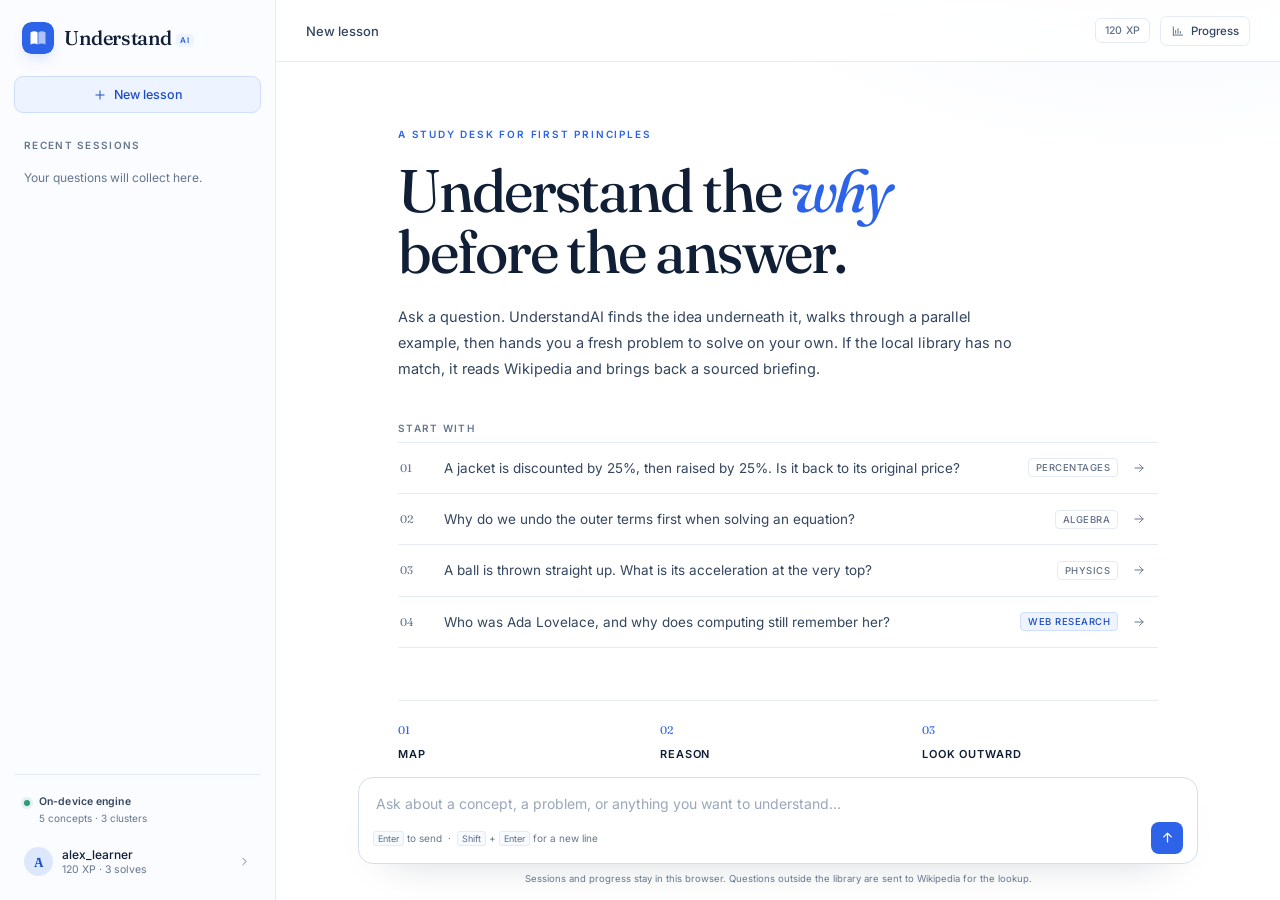
<file: index.html>
<!DOCTYPE html>
<html lang="en">
<head>
  <meta charset="UTF-8">
  <meta name="viewport" content="width=device-width, initial-scale=1.0">
  <title>UnderstandAI — learn the why</title>
  <meta name="description" content="A quiet study desk for first principles. Ask a question, learn the concept, solve a fresh problem, and get a sourced briefing when the local library has no answer.">
  <meta name="theme-color" content="#ffffff">
  <meta property="og:title" content="UnderstandAI — learn the why">
  <meta property="og:description" content="A quiet study desk for first principles. Local concept mapping, reasoning diagnostics, and sourced answers from Wikipedia when needed.">
  <meta property="og:type" content="website">
  <link rel="icon" href="assets/favicon.svg" type="image/svg+xml">
  <link rel="preconnect" href="https://fonts.googleapis.com">
  <link rel="preconnect" href="https://fonts.gstatic.com" crossorigin>
  <link href="https://fonts.googleapis.com/css2?family=Fraunces:ital,opsz,wght@0,9..144,400;0,9..144,500;0,9..144,600;1,9..144,500&family=Inter:wght@300;400;500;600&display=swap" rel="stylesheet">
  <link rel="stylesheet" href="css/style.css">
</head>
<body>
  <svg class="svg-sprite" aria-hidden="true" focusable="false">
    <symbol id="i-plus" viewBox="0 0 24 24"><path d="M12 5v14M5 12h14"/></symbol>
    <symbol id="i-arrow-up-right" viewBox="0 0 24 24"><path d="M7 17 17 7M8 7h9v9"/></symbol>
    <symbol id="i-arrow-right" viewBox="0 0 24 24"><path d="M5 12h14M13 6l6 6-6 6"/></symbol>
    <symbol id="i-send" viewBox="0 0 24 24"><path d="M12 19V5M6 11l6-6 6 6"/></symbol>
    <symbol id="i-chart" viewBox="0 0 24 24"><path d="M4 19V5M4 19h16M8 16v-5M12 16V8M16 16v-3"/></symbol>
    <symbol id="i-menu" viewBox="0 0 24 24"><path d="M4 7h16M4 12h16M4 17h16"/></symbol>
    <symbol id="i-close" viewBox="0 0 24 24"><path d="m6 6 12 12M18 6 6 18"/></symbol>
    <symbol id="i-book" viewBox="0 0 24 24"><path d="M4 5.5A2.5 2.5 0 0 1 6.5 3H20v16H6.5A2.5 2.5 0 0 0 4 21.5v-16ZM4 18.5A2.5 2.5 0 0 1 6.5 16H20"/></symbol>
    <symbol id="i-globe" viewBox="0 0 24 24"><circle cx="12" cy="12" r="9"/><path d="M3 12h18M12 3c2.5 2.5 3.5 5.5 3.5 9s-1 6.5-3.5 9c-2.5-2.5-3.5-5.5-3.5-9S9.5 5.5 12 3Z"/></symbol>
    <symbol id="i-check" viewBox="0 0 24 24"><path d="m5 12.5 4.5 4.5L19 7"/></symbol>
    <symbol id="i-alert" viewBox="0 0 24 24"><path d="M12 8v5M12 17h.01"/><circle cx="12" cy="12" r="9"/></symbol>
    <symbol id="i-chevron" viewBox="0 0 24 24"><path d="m9 18 6-6-6-6"/></symbol>
    <symbol id="i-search" viewBox="0 0 24 24"><circle cx="11" cy="11" r="6"/><path d="m16 16 4.5 4.5"/></symbol>
    <symbol id="i-refresh" viewBox="0 0 24 24"><path d="M20 12a8 8 0 1 1-2.4-5.7M20 4v5h-5"/></symbol>
  </svg>

  <div class="app-shell">
    <aside class="sidebar" id="sidebar" aria-label="Sessions and account">
      <div class="sidebar-head">
        <a class="brand" href="#" id="brandHome" aria-label="UnderstandAI home">
          <svg class="brand-mark" viewBox="0 0 32 32" aria-hidden="true">
            <rect width="32" height="32" rx="9" fill="#2C63E8"/>
            <path d="M8.5 10.4c2.8-1.5 5.2-1.5 7.1 0v12.1c-1.9-1.5-4.3-1.5-7.1 0V10.4Z" fill="#fff"/>
            <path d="M23.5 10.4c-2.8-1.5-5.2-1.5-7.1 0v12.1c1.9-1.5 4.3-1.5 7.1 0V10.4Z" fill="#fff" opacity=".62"/>
          </svg>
          <span class="brand-word">Understand<span>AI</span></span>
        </a>
        <button class="icon-button sidebar-close" id="closeSidebarBtn" aria-label="Close sidebar">
          <svg class="icon"><use href="#i-close"></use></svg>
        </button>
      </div>

      <button class="new-session-button" id="newSessionBtn">
        <svg class="icon"><use href="#i-plus"></use></svg>
        <span>New lesson</span>
      </button>

      <div class="sidebar-section-label">Recent sessions</div>
      <nav class="session-list" id="sessionList" aria-label="Recent learning sessions">
        <p class="session-empty">Your questions will collect here.</p>
      </nav>

      <div class="sidebar-foot">
        <div class="engine-note">
          <span class="status-dot" aria-hidden="true"></span>
          <p><strong>On-device engine</strong><span id="engineCount">5 concepts · 3 clusters</span></p>
        </div>
        <button class="profile-button" id="profileBtn" aria-label="Account and sign in">
          <span class="avatar" id="userAvatar">A</span>
          <span class="profile-copy">
            <span class="profile-name" id="userDisplayName">alex_learner</span>
            <span class="profile-meta" id="userMeta">120 XP · 3 solves</span>
          </span>
          <svg class="icon profile-chevron"><use href="#i-chevron"></use></svg>
        </button>
      </div>
    </aside>
    <button class="sidebar-scrim" id="sidebarScrim" aria-label="Close sidebar" tabindex="-1"></button>

    <main class="main-column">
      <header class="topbar">
        <div class="topbar-left">
          <button class="icon-button menu-button" id="menuBtn" aria-label="Open sidebar">
            <svg class="icon"><use href="#i-menu"></use></svg>
          </button>
          <div class="topic">
            <span class="topic-text" id="activeTopic">New lesson</span>
            <span class="topic-chip" id="conceptChip" hidden><span id="conceptChipText"></span></span>
          </div>
        </div>
        <div class="topbar-right">
          <span class="xp-badge" id="xpBadge">0 XP</span>
          <button class="quiet-button" id="analyticsBtn">
            <svg class="icon"><use href="#i-chart"></use></svg>
            <span>Progress</span>
          </button>
        </div>
      </header>

      <div class="scroll-area" id="scrollArea">
        <section class="welcome" id="welcome">
          <p class="eyebrow">A study desk for first principles</p>
          <h1>Understand the <em>why</em><br>before the answer.</h1>
          <p class="lede">
            Ask a question. UnderstandAI finds the idea underneath it, walks through a parallel
            example, then hands you a fresh problem to solve on your own. If the local library
            has no match, it reads Wikipedia and brings back a sourced briefing.
          </p>

          <div class="prompt-block">
            <div class="prompt-label">Start with</div>
            <div class="prompt-list">
              <button class="prompt-row" data-question="A jacket is discounted by 25% and later increased by 25%. Does the price return to the original?">
                <span class="prompt-index">01</span>
                <span class="prompt-text">A jacket is discounted by 25%, then raised by 25%. Is it back to its original price?</span>
                <span class="prompt-tag">Percentages</span>
                <svg class="icon prompt-arrow"><use href="#i-arrow-right"></use></svg>
              </button>
              <button class="prompt-row" data-question="How do I solve the algebraic equation 3(x - 4) + 5 = 20?">
                <span class="prompt-index">02</span>
                <span class="prompt-text">Why do we undo the outer terms first when solving an equation?</span>
                <span class="prompt-tag">Algebra</span>
                <svg class="icon prompt-arrow"><use href="#i-arrow-right"></use></svg>
              </button>
              <button class="prompt-row" data-question="A ball is thrown straight up. What is its acceleration at the highest point of its flight?">
                <span class="prompt-index">03</span>
                <span class="prompt-text">A ball is thrown straight up. What is its acceleration at the very top?</span>
                <span class="prompt-tag">Physics</span>
                <svg class="icon prompt-arrow"><use href="#i-arrow-right"></use></svg>
              </button>
              <button class="prompt-row" data-question="Who was Ada Lovelace and why is she important in computing?" data-research="true">
                <span class="prompt-index">04</span>
                <span class="prompt-text">Who was Ada Lovelace, and why does computing still remember her?</span>
                <span class="prompt-tag prompt-tag-research">Web research</span>
                <svg class="icon prompt-arrow"><use href="#i-arrow-right"></use></svg>
              </button>
            </div>
          </div>

          <div class="how-strip">
            <div class="how-item">
              <span class="how-number">01</span>
              <h3>Map</h3>
              <p>TF-IDF vectors and k-means place your question near the right concept. Everything runs in this tab.</p>
            </div>
            <div class="how-item">
              <span class="how-number">02</span>
              <h3>Reason</h3>
              <p>A mental model and worked example come first. Then you solve a new variation and get the exact error diagnosed.</p>
            </div>
            <div class="how-item">
              <span class="how-number">03</span>
              <h3>Look outward</h3>
              <p>No close concept? The researcher reads Wikipedia, cites the article, and offers a Google search for more.</p>
            </div>
          </div>
        </section>

        <div class="messages" id="messages" aria-live="polite"></div>
        <div class="scroll-tail" aria-hidden="true"></div>
      </div>

      <div class="composer-wrap">
        <form class="composer" id="askForm">
          <textarea
            id="askInput"
            class="composer-input"
            rows="1"
            placeholder="Ask about a concept, a problem, or anything you want to understand…"
            aria-label="Ask a question"
          ></textarea>
          <div class="composer-bar">
            <span class="composer-hint"><kbd>Enter</kbd> to send <span class="hint-sep">·</span> <kbd>Shift</kbd> + <kbd>Enter</kbd> for a new line</span>
            <button class="send-button" type="submit" id="sendBtn" aria-label="Send question">
              <svg class="icon"><use href="#i-send"></use></svg>
            </button>
          </div>
        </form>
        <p class="local-note">Sessions and progress stay in this browser. Questions outside the library are sent to Wikipedia for the lookup.</p>
      </div>
    </main>
  </div>

  <!-- Auth / account modal -->
  <div class="modal" id="authModal" aria-hidden="true">
    <div class="modal-backdrop" data-close-modal="authModal"></div>
    <div class="modal-card auth-card" role="dialog" aria-modal="true" aria-labelledby="authTitle">
      <button class="modal-close" id="authClose" aria-label="Close account dialog">
        <svg class="icon"><use href="#i-close"></use></svg>
      </button>
      <p class="modal-eyebrow">Your account</p>
      <h2 class="modal-title" id="authTitle">Pick up where you left off.</h2>
      <p class="modal-sub">Accounts and progress are stored locally in this browser. This is a study demo, not a password service.</p>

      <div class="account-panel" id="accountPanel" hidden>
        <div class="account-line">
          <span class="avatar avatar-large" id="accountAvatar">A</span>
          <span>
            <strong id="accountName">alex_learner</strong>
            <span id="accountEmail">alex@understand.ai</span>
          </span>
        </div>
        <button class="text-button" id="signOutBtn" type="button">Return to the demo account</button>
      </div>

      <div class="auth-tabs" role="tablist" aria-label="Account options">
        <button class="auth-tab is-active" id="loginTab" type="button" role="tab" aria-selected="true">Sign in</button>
        <button class="auth-tab" id="signupTab" type="button" role="tab" aria-selected="false">Create account</button>
      </div>

      <form class="auth-form" id="loginForm">
        <label class="field">
          <span class="field-label">Username or email</span>
          <input class="field-input" id="loginIdentifier" type="text" autocomplete="username" placeholder="alex_learner" required>
        </label>
        <label class="field">
          <span class="field-label">Password</span>
          <input class="field-input" id="loginPassword" type="password" autocomplete="current-password" placeholder="Your password" required>
        </label>
        <button class="primary-button" type="submit">Sign in</button>
      </form>

      <form class="auth-form" id="signupForm" hidden>
        <label class="field">
          <span class="field-label">Username</span>
          <input class="field-input" id="signupUsername" type="text" autocomplete="username" placeholder="At least 3 characters" minlength="3" required>
        </label>
        <label class="field">
          <span class="field-label">Email</span>
          <input class="field-input" id="signupEmail" type="email" autocomplete="email" placeholder="you@example.com" required>
        </label>
        <label class="field">
          <span class="field-label">Password</span>
          <input class="field-input" id="signupPassword" type="password" autocomplete="new-password" placeholder="At least 6 characters" minlength="6" required>
        </label>
        <button class="primary-button" type="submit">Create local account</button>
      </form>

      <p class="form-message" id="authMessage" role="status"></p>

      <div class="demo-row">
        <span>Just looking around?</span>
        <button class="text-button" id="demoFillBtn" type="button">Use the demo account</button>
      </div>
    </div>
  </div>

  <!-- Progress modal -->
  <div class="modal" id="progressModal" aria-hidden="true">
    <div class="modal-backdrop" data-close-modal="progressModal"></div>
    <div class="modal-card progress-card" role="dialog" aria-modal="true" aria-labelledby="progressTitle">
      <button class="modal-close" id="progressClose" aria-label="Close progress dialog">
        <svg class="icon"><use href="#i-close"></use></svg>
      </button>
      <p class="modal-eyebrow">Learning ledger</p>
      <h2 class="modal-title" id="progressTitle">What you can do on your own.</h2>
      <p class="modal-sub">The score that matters is independent solving, not how many explanations you read.</p>

      <div class="stat-grid">
        <div class="stat">
          <span class="stat-value" id="statXp">0</span>
          <span class="stat-label">Mastery XP</span>
        </div>
        <div class="stat">
          <span class="stat-value" id="statSolves">0</span>
          <span class="stat-label">Independent solves</span>
        </div>
        <div class="stat">
          <span class="stat-value" id="statRate">—</span>
          <span class="stat-label">Solve rate</span>
        </div>
        <div class="stat">
          <span class="stat-value" id="statStreak">0</span>
          <span class="stat-label">Current streak</span>
        </div>
      </div>

      <div class="modal-section-head">
        <h3>Concept mastery</h3>
        <span id="masteryCaption">No attempts yet</span>
      </div>
      <div class="mastery-list" id="masteryList"></div>

      <div class="research-summary">
        <svg class="icon"><use href="#i-globe"></use></svg>
        <p id="researchSummary">No Wikipedia briefings yet. Questions outside the five-concept library will appear here.</p>
      </div>
      <p class="modal-footnote">Mastery moves by 15 points for an independent solve and 5 points for a diagnosed gap. Everything is stored locally.</p>
    </div>
  </div>

  <div class="toast" id="toast" role="status" aria-live="polite" hidden>
    <span id="toastText"></span>
    <button class="toast-action" id="toastAction" type="button" hidden>Undo</button>
  </div>

  <script src="js/data.js" defer></script>
  <script src="js/engine.js" defer></script>
  <script src="js/app.js" defer></script>
</body>
</html>
</file>
<file: css/style.css>
/* ==========================================================================
   UnderstandAI — static edition
   White paper, ink, and a single lucid blue. No build step.
   ========================================================================== */

:root {
  --paper: #ffffff;
  --paper-soft: #f7fafe;
  --paper-wash: #f2f6fd;
  --sidebar: #fbfcff;
  --ink: #101f36;
  --ink-soft: #34465f;
  --muted: #5f7089;
  --muted-light: #66768e;
  --line: #e5ebf4;
  --line-strong: #d5dfec;
  --blue: #2c63e8;
  --blue-deep: #1d4dc5;
  --blue-ink: #17408f;
  --blue-soft: #edf3ff;
  --blue-line: #cfdefb;
  --teal: #1d7a62;
  --teal-soft: #f1faf6;
  --teal-line: #cfe9dc;
  --clay: #a84b2c;
  --clay-soft: #fdf7f2;
  --clay-line: #f0d9ca;
  --amber: #986c18;
  --serif: "Fraunces", "Iowan Old Style", "Palatino Linotype", Georgia, serif;
  --sans: "Inter", -apple-system, BlinkMacSystemFont, "Segoe UI", sans-serif;
  --mono: "SFMono-Regular", "Cascadia Code", "Roboto Mono", Consolas, monospace;
  --shadow-card: 0 22px 50px -42px rgba(16, 31, 54, .42);
  --shadow-composer: 0 18px 45px -32px rgba(16, 31, 54, .38);
  color-scheme: light;
}

*, *::before, *::after { box-sizing: border-box; }

[hidden] { display: none !important; }

html, body { height: 100%; }

body {
  margin: 0;
  font-family: var(--sans);
  font-size: 14px;
  color: var(--ink);
  background: var(--paper);
  -webkit-font-smoothing: antialiased;
  text-rendering: optimizeLegibility;
  overflow: hidden;
}

button, input, textarea { font: inherit; color: inherit; }
button { cursor: pointer; }
a { color: var(--blue); text-decoration: none; }
a:hover { text-decoration: underline; text-underline-offset: 3px; }

::selection { background: #dbe7ff; color: var(--ink); }

:focus-visible {
  outline: 2px solid var(--blue);
  outline-offset: 2px;
}

.svg-sprite {
  position: absolute;
  width: 0;
  height: 0;
  overflow: hidden;
}

.icon {
  width: 17px;
  height: 17px;
  flex: none;
  fill: none;
  stroke: currentColor;
  stroke-width: 1.7;
  stroke-linecap: round;
  stroke-linejoin: round;
}

/* ==========================================================================
   Frame
   ========================================================================== */
.app-shell {
  display: flex;
  height: 100vh;
  height: 100dvh;
  min-height: 0;
}

.sidebar {
  width: 276px;
  flex: none;
  display: flex;
  flex-direction: column;
  min-height: 0;
  padding: 22px 14px 14px;
  background: var(--sidebar);
  border-right: 1px solid var(--line);
  z-index: 40;
}

.sidebar-head {
  display: flex;
  align-items: center;
  justify-content: space-between;
  padding: 0 8px;
}

.brand {
  display: inline-flex;
  align-items: center;
  gap: 10px;
  color: var(--ink);
}
.brand:hover { text-decoration: none; }

.brand-mark {
  width: 32px;
  height: 32px;
  flex: none;
  border-radius: 9px;
  box-shadow: 0 7px 18px -10px rgba(44, 99, 232, .8);
}

.brand-word {
  font-family: var(--serif);
  font-size: 20px;
  font-weight: 500;
  letter-spacing: -.02em;
  line-height: 1;
}
.brand-word span {
  display: inline-block;
  margin-left: 4px;
  padding: 2px 4px 3px;
  border-radius: 4px;
  font-family: var(--sans);
  font-size: 8px;
  font-weight: 600;
  letter-spacing: .13em;
  color: var(--blue);
  vertical-align: 2px;
  background: var(--blue-soft);
}

.icon-button {
  display: inline-flex;
  align-items: center;
  justify-content: center;
  width: 32px;
  height: 32px;
  padding: 0;
  border: 0;
  border-radius: 7px;
  color: var(--muted);
  background: transparent;
}
.icon-button:hover { color: var(--ink); background: var(--paper-wash); }

.sidebar-close, .menu-button { display: none; }

.new-session-button {
  display: flex;
  align-items: center;
  justify-content: center;
  gap: 7px;
  width: 100%;
  margin: 22px 0 26px;
  padding: 10px 12px;
  border: 1px solid var(--blue-line);
  border-radius: 9px;
  font-size: 12.5px;
  font-weight: 500;
  color: var(--blue-deep);
  background: var(--blue-soft);
  transition: background .16s ease, border-color .16s ease, transform .16s ease;
}
.new-session-button .icon { width: 14px; height: 14px; }
.new-session-button:hover {
  background: #e3edff;
  border-color: #bacff9;
}
.new-session-button:active { transform: translateY(1px); }

.sidebar-section-label {
  padding: 0 10px 8px;
  font-size: 10px;
  font-weight: 600;
  letter-spacing: .13em;
  text-transform: uppercase;
  color: var(--muted-light);
}

.session-list {
  flex: 1;
  min-height: 0;
  overflow-y: auto;
  padding: 0 2px 12px;
  scrollbar-width: thin;
  scrollbar-color: #dbe4f1 transparent;
}

.session-empty {
  margin: 10px 8px;
  font-size: 12px;
  line-height: 1.55;
  color: var(--muted-light);
}

.session {
  display: grid;
  grid-template-columns: minmax(0, 1fr) auto;
  align-items: center;
  gap: 6px;
  margin-bottom: 2px;
  padding: 8px 8px 8px 10px;
  border-radius: 7px;
  cursor: pointer;
  transition: background .15s ease;
}
.session:hover { background: #f1f5fc; }
.session.is-active {
  background: var(--blue-soft);
  box-shadow: inset 2px 0 0 var(--blue);
}

.session-open {
  display: block;
  min-width: 0;
  width: 100%;
  padding: 0;
  border: 0;
  text-align: left;
  color: inherit;
  background: transparent;
}

.session-open:focus-visible {
  outline: 2px solid var(--blue);
  outline-offset: 3px;
  border-radius: 3px;
}

.session-copy { min-width: 0; }

.session-title {
  display: block;
  overflow: hidden;
  font-size: 12.5px;
  font-weight: 500;
  line-height: 1.4;
  color: var(--ink-soft);
  text-overflow: ellipsis;
  white-space: nowrap;
}
.session.is-active .session-title { color: var(--blue-ink); }

.session-meta {
  display: block;
  margin-top: 2px;
  overflow: hidden;
  font-size: 10.5px;
  color: var(--muted-light);
  text-overflow: ellipsis;
  white-space: nowrap;
}

.session-delete {
  width: 22px;
  height: 22px;
  display: flex;
  align-items: center;
  justify-content: center;
  padding: 0;
  border: 0;
  border-radius: 5px;
  color: var(--muted-light);
  background: transparent;
  opacity: 0;
  transition: opacity .15s ease, background .15s ease, color .15s ease;
}
.session-delete .icon { width: 12px; height: 12px; }
.session:hover .session-delete, .session-delete:focus-visible { opacity: 1; }
.session-delete:hover { color: var(--clay); background: #fbeae3; }

.sidebar-foot {
  flex: none;
  padding-top: 12px;
  border-top: 1px solid var(--line);
}

.engine-note {
  display: flex;
  align-items: flex-start;
  gap: 9px;
  padding: 8px 10px 12px;
}
.status-dot {
  width: 6px;
  height: 6px;
  margin-top: 5px;
  flex: none;
  border-radius: 50%;
  background: #2c9a78;
  box-shadow: 0 0 0 3px rgba(44, 154, 120, .12);
}
.engine-note p { margin: 0; line-height: 1.35; }
.engine-note strong {
  display: block;
  font-size: 10.5px;
  font-weight: 600;
  letter-spacing: .01em;
  color: var(--ink-soft);
}
.engine-note span:not(.status-dot) {
  display: block;
  margin-top: 2px;
  font-size: 10px;
  color: var(--muted-light);
}

.profile-button {
  display: flex;
  align-items: center;
  gap: 9px;
  width: 100%;
  padding: 9px 9px;
  border: 1px solid transparent;
  border-radius: 9px;
  text-align: left;
  background: transparent;
}
.profile-button:hover { border-color: var(--line); background: var(--paper); }

.avatar {
  width: 29px;
  height: 29px;
  flex: none;
  display: inline-flex;
  align-items: center;
  justify-content: center;
  border-radius: 50%;
  font-family: var(--serif);
  font-size: 13px;
  font-weight: 600;
  color: var(--blue-deep);
  background: #dde8fd;
}
.avatar-large { width: 38px; height: 38px; font-size: 16px; }

.profile-copy { min-width: 0; flex: 1; }
.profile-name {
  display: block;
  overflow: hidden;
  font-size: 12px;
  font-weight: 500;
  color: var(--ink);
  text-overflow: ellipsis;
  white-space: nowrap;
}
.profile-meta {
  display: block;
  margin-top: 1px;
  font-size: 10.5px;
  color: var(--muted-light);
}
.profile-chevron { width: 13px; height: 13px; color: var(--muted-light); }

.sidebar-scrim {
  display: none;
  position: fixed;
  inset: 0;
  z-index: 35;
  border: 0;
  background: rgba(16, 31, 54, .28);
  backdrop-filter: blur(2px);
}

/* ==========================================================================
   Main column
   ========================================================================== */
.main-column {
  flex: 1;
  min-width: 0;
  min-height: 0;
  display: flex;
  flex-direction: column;
  background:
    radial-gradient(760px 380px at 88% -8%, rgba(44, 99, 232, .055), transparent 62%),
    var(--paper);
}

.topbar {
  height: 62px;
  flex: none;
  display: flex;
  align-items: center;
  justify-content: space-between;
  gap: 16px;
  padding: 0 30px;
  border-bottom: 1px solid var(--line);
  background: rgba(255, 255, 255, .82);
  backdrop-filter: blur(10px);
  z-index: 20;
}

.topbar-left { display: flex; align-items: center; gap: 12px; min-width: 0; }
.topbar-right { display: flex; align-items: center; gap: 10px; flex: none; }

.topic { display: flex; align-items: center; gap: 10px; min-width: 0; }
.topic-text {
  overflow: hidden;
  font-size: 13px;
  font-weight: 500;
  color: var(--ink-soft);
  text-overflow: ellipsis;
  white-space: nowrap;
}
.topic-chip {
  display: inline-flex;
  align-items: center;
  max-width: 250px;
  padding: 4px 8px;
  overflow: hidden;
  border: 1px solid var(--blue-line);
  border-radius: 5px;
  font-size: 10px;
  font-weight: 500;
  letter-spacing: .02em;
  color: var(--blue-deep);
  background: var(--blue-soft);
  text-overflow: ellipsis;
  white-space: nowrap;
}

.xp-badge {
  padding: 5px 9px;
  border: 1px solid var(--line);
  border-radius: 6px;
  font-size: 10.5px;
  font-weight: 500;
  letter-spacing: .02em;
  color: var(--muted);
  background: var(--paper);
}

.quiet-button {
  display: inline-flex;
  align-items: center;
  gap: 6px;
  padding: 7px 10px;
  border: 1px solid var(--line);
  border-radius: 7px;
  font-size: 11.5px;
  font-weight: 500;
  color: var(--ink-soft);
  background: var(--paper);
  transition: border-color .15s ease, background .15s ease;
}
.quiet-button .icon { width: 14px; height: 14px; color: var(--muted); }
.quiet-button:hover { border-color: var(--line-strong); background: var(--paper-soft); }

/* ==========================================================================
   Scroll area and welcome
   ========================================================================== */
.scroll-area {
  flex: 1;
  min-height: 0;
  overflow-y: auto;
  overscroll-behavior: contain;
  scrollbar-width: thin;
  scrollbar-color: #dbe4f1 transparent;
  scroll-behavior: smooth;
}
.scroll-area::-webkit-scrollbar, .session-list::-webkit-scrollbar { width: 8px; }
.scroll-area::-webkit-scrollbar-thumb, .session-list::-webkit-scrollbar-thumb {
  border-radius: 8px;
  background: #e0e8f3;
}

.welcome {
  max-width: 840px;
  margin: 0 auto;
  padding: 66px 40px 0;
  animation: rise .45s ease both;
}

.eyebrow {
  margin: 0 0 20px;
  font-size: 10px;
  font-weight: 600;
  letter-spacing: .18em;
  text-transform: uppercase;
  color: var(--blue);
}

.welcome h1 {
  margin: 0;
  font-family: var(--serif);
  font-size: clamp(42px, 5.4vw, 60px);
  font-weight: 450;
  line-height: 1.02;
  letter-spacing: -.035em;
  color: var(--ink);
}
.welcome h1 em {
  font-weight: 450;
  color: var(--blue);
}

.lede {
  max-width: 620px;
  margin: 22px 0 0;
  font-size: 14.5px;
  line-height: 1.78;
  color: var(--ink-soft);
}

.prompt-block { margin-top: 40px; }

.prompt-label {
  margin-bottom: 8px;
  font-size: 10px;
  font-weight: 600;
  letter-spacing: .13em;
  text-transform: uppercase;
  color: var(--muted-light);
}

.prompt-list { border-top: 1px solid var(--line); }

.prompt-row {
  display: grid;
  grid-template-columns: 30px minmax(0, 1fr) auto 18px;
  align-items: center;
  gap: 14px;
  width: 100%;
  padding: 15px 8px 15px 2px;
  border: 0;
  border-bottom: 1px solid var(--line);
  text-align: left;
  color: var(--ink);
  background: transparent;
  transition: background .15s ease, padding-left .15s ease;
}
.prompt-row:hover {
  padding-left: 8px;
  background: linear-gradient(90deg, var(--blue-soft), rgba(237, 243, 255, 0));
}
.prompt-index {
  font-family: var(--serif);
  font-size: 11px;
  color: var(--muted-light);
}
.prompt-text {
  font-size: 13.5px;
  line-height: 1.5;
  color: var(--ink-soft);
}
.prompt-row:hover .prompt-text { color: var(--ink); }
.prompt-tag {
  padding: 3px 7px;
  border: 1px solid var(--line);
  border-radius: 4px;
  font-size: 9.5px;
  font-weight: 500;
  letter-spacing: .05em;
  text-transform: uppercase;
  color: var(--muted);
  white-space: nowrap;
}
.prompt-tag-research {
  border-color: var(--blue-line);
  color: var(--blue-deep);
  background: var(--blue-soft);
}
.prompt-arrow {
  width: 14px;
  height: 14px;
  color: var(--muted-light);
  transition: transform .16s ease, color .16s ease;
}
.prompt-row:hover .prompt-arrow { transform: translateX(3px); color: var(--blue); }

.how-strip {
  display: grid;
  grid-template-columns: repeat(3, 1fr);
  gap: 26px;
  margin: 52px 0 46px;
  padding-top: 22px;
  border-top: 1px solid var(--line);
}
.how-item { min-width: 0; }
.how-number {
  display: block;
  margin-bottom: 10px;
  font-family: var(--serif);
  font-size: 11px;
  color: var(--blue);
}
.how-item h3 {
  margin: 0 0 6px;
  font-size: 11px;
  font-weight: 600;
  letter-spacing: .08em;
  text-transform: uppercase;
  color: var(--ink);
}
.how-item p {
  margin: 0;
  font-size: 11.5px;
  line-height: 1.65;
  color: var(--muted);
}

/* ==========================================================================
   Conversation
   ========================================================================== */
.messages {
  max-width: 840px;
  margin: 0 auto;
  padding: 0 40px;
}

.scroll-tail { height: 36px; }

.message {
  margin-bottom: 26px;
  animation: rise .3s ease both;
}
.message:first-child { margin-top: 34px; }

.message-user {
  display: flex;
  justify-content: flex-end;
}

.user-bubble {
  max-width: 78%;
  padding: 12px 15px;
  border: 1px solid #d9e5fd;
  border-radius: 13px 13px 4px 13px;
  font-size: 13.5px;
  line-height: 1.65;
  color: #173467;
  background: #eff5ff;
  overflow-wrap: anywhere;
  white-space: pre-wrap;
}

/* Lesson sheet */
.lesson {
  padding: 26px 30px 24px;
  border: 1px solid var(--line);
  border-radius: 15px;
  background: var(--paper);
  box-shadow: var(--shadow-card);
  overflow-wrap: anywhere;
}

.lesson-top {
  display: flex;
  align-items: center;
  justify-content: space-between;
  gap: 14px;
  flex-wrap: wrap;
}

.lesson-kicker {
  display: inline-flex;
  align-items: center;
  gap: 6px;
  font-size: 9.5px;
  font-weight: 600;
  letter-spacing: .15em;
  text-transform: uppercase;
  color: var(--blue);
}

.lesson-meta {
  font-size: 10.5px;
  color: var(--muted-light);
  font-variant-numeric: tabular-nums;
}

.lesson-title {
  margin: 12px 0 3px;
  font-family: var(--serif);
  font-size: 28px;
  font-weight: 500;
  line-height: 1.16;
  letter-spacing: -.02em;
}
.lesson-domain {
  margin: 0;
  font-size: 11.5px;
  color: var(--muted);
}

.lesson-section {
  display: grid;
  grid-template-columns: 40px minmax(0, 1fr);
  gap: 12px;
  padding: 22px 0;
  border-top: 1px solid var(--line);
}
.lesson-section:first-of-type { margin-top: 20px; }
.lesson-section:last-of-type { padding-bottom: 6px; }

.section-number {
  font-family: var(--serif);
  font-size: 20px;
  font-weight: 400;
  line-height: 1.1;
  color: #b6caf0;
}

.section-title {
  margin: 0 0 8px;
  font-size: 11px;
  font-weight: 600;
  letter-spacing: .09em;
  text-transform: uppercase;
  color: var(--ink);
}

.section-text {
  margin: 0;
  font-size: 13.5px;
  line-height: 1.78;
  color: var(--ink-soft);
}
.section-text + .section-text { margin-top: 10px; }

.worked-problem {
  margin: 0 0 14px;
  padding: 12px 14px;
  border-left: 2px solid var(--blue);
  border-radius: 0 7px 7px 0;
  font-size: 13px;
  line-height: 1.65;
  color: var(--ink);
  background: var(--paper-soft);
}

.step-list { display: flex; flex-direction: column; gap: 13px; }

.step {
  display: grid;
  grid-template-columns: 24px minmax(0, 1fr);
  gap: 8px;
}
.step-no {
  padding-top: 1px;
  font-family: var(--serif);
  font-size: 11px;
  color: var(--blue);
}
.step-title {
  margin: 0 0 3px;
  font-size: 12px;
  font-weight: 600;
  line-height: 1.5;
  color: var(--ink);
}
.step-reasoning {
  margin: 0;
  font-size: 12.5px;
  line-height: 1.65;
  color: var(--muted);
}
.step-value {
  display: inline-block;
  max-width: 100%;
  margin-top: 7px;
  padding: 6px 9px;
  border: 1px solid #e6eefc;
  border-radius: 5px;
  font-family: var(--mono);
  font-size: 11.5px;
  line-height: 1.5;
  color: var(--blue-ink);
  background: #f6f9ff;
  overflow-wrap: anywhere;
  white-space: normal;
}

.takeaway {
  display: flex;
  gap: 10px;
  margin-top: 16px;
  padding: 11px 13px;
  border: 1px solid #e2ecfc;
  border-radius: 8px;
  font-size: 12px;
  line-height: 1.65;
  color: var(--ink-soft);
  background: #f7faff;
}
.takeaway strong { color: var(--ink); font-weight: 600; }
.takeaway-mark {
  flex: none;
  width: 15px;
  height: 15px;
  margin-top: 1px;
  color: var(--blue);
}

/* Challenge */
.challenge {
  margin-top: 2px;
  padding: 19px;
  border: 1px solid var(--line);
  border-radius: 11px;
  background: #fcfdff;
}

.challenge-head {
  display: flex;
  align-items: center;
  justify-content: space-between;
  gap: 10px;
  flex-wrap: wrap;
  margin-bottom: 10px;
}
.challenge-level {
  padding: 3px 7px;
  border: 1px solid var(--blue-line);
  border-radius: 4px;
  font-size: 9px;
  font-weight: 600;
  letter-spacing: .08em;
  text-transform: uppercase;
  color: var(--blue-deep);
  background: var(--blue-soft);
}
.challenge-credit {
  font-size: 10px;
  color: var(--muted-light);
}

.challenge-question {
  margin: 0 0 16px;
  font-size: 14px;
  font-weight: 500;
  line-height: 1.65;
  color: var(--ink);
}

.challenge-fields { display: flex; flex-direction: column; gap: 12px; }

.field-label {
  display: block;
  margin-bottom: 6px;
  font-size: 10.5px;
  font-weight: 500;
  letter-spacing: .02em;
  color: var(--muted);
}

.challenge-input, .challenge-textarea {
  width: 100%;
  border: 1px solid var(--line-strong);
  border-radius: 7px;
  color: var(--ink);
  background: var(--paper);
  transition: border-color .15s ease, box-shadow .15s ease;
}
.challenge-input { padding: 10px 11px; font-size: 13px; }
.challenge-textarea {
  min-height: 76px;
  padding: 10px 11px;
  font-size: 13px;
  line-height: 1.6;
  resize: vertical;
}
.challenge-input::placeholder, .challenge-textarea::placeholder { color: #a8b3c5; }
.challenge-input:focus, .challenge-textarea:focus {
  outline: 0;
  border-color: #9db9f5;
  box-shadow: 0 0 0 3px rgba(44, 99, 232, .08);
}
.challenge-input:disabled, .challenge-textarea:disabled {
  color: var(--muted);
  background: #f7f9fd;
}

.check-button {
  display: inline-flex;
  align-items: center;
  justify-content: center;
  align-self: flex-start;
  gap: 7px;
  margin-top: 2px;
  padding: 10px 14px;
  border: 0;
  border-radius: 7px;
  font-size: 12px;
  font-weight: 500;
  color: #fff;
  background: var(--blue);
  transition: background .15s ease, transform .15s ease, opacity .15s ease;
}
.check-button:hover { background: var(--blue-deep); }
.check-button:active { transform: translateY(1px); }
.check-button:disabled { opacity: .55; cursor: default; }
.check-button .icon { width: 13px; height: 13px; }

/* Evaluation */
.eval-result {
  margin-top: 16px;
  padding: 15px;
  border: 1px solid var(--line);
  border-radius: 9px;
  animation: rise .25s ease both;
}
.eval-result.is-correct { border-color: var(--teal-line); background: var(--teal-soft); }
.eval-result.is-wrong { border-color: var(--clay-line); background: var(--clay-soft); }

.eval-head { display: flex; align-items: flex-start; gap: 9px; }
.eval-icon {
  width: 20px;
  height: 20px;
  flex: none;
  display: flex;
  align-items: center;
  justify-content: center;
  margin-top: 1px;
  border-radius: 50%;
}
.eval-icon .icon { width: 12px; height: 12px; stroke-width: 2; }
.is-correct .eval-icon { color: var(--teal); background: #dff3ea; }
.is-wrong .eval-icon { color: var(--clay); background: #f7e5db; }

.eval-title {
  margin: 0;
  font-size: 12.5px;
  font-weight: 600;
  line-height: 1.5;
}
.is-correct .eval-title { color: #155a49; }
.is-wrong .eval-title { color: #84391f; }

.eval-body {
  margin: 5px 0 0;
  font-size: 12.5px;
  line-height: 1.68;
  color: var(--ink-soft);
}
.eval-body strong { font-weight: 600; color: var(--ink); }

.misconception-box {
  margin-top: 11px;
  padding: 11px 12px;
  border: 1px solid rgba(168, 75, 44, .15);
  border-radius: 6px;
  background: rgba(255, 255, 255, .62);
}
.misconception-box strong {
  display: block;
  margin-bottom: 4px;
  font-size: 11.5px;
  color: #84391f;
}
.misconception-box p { margin: 0; font-size: 12px; line-height: 1.65; color: var(--ink-soft); }

.remediation {
  margin-top: 9px;
  font-size: 11.5px;
  line-height: 1.6;
  color: var(--muted);
}
.remediation strong { color: var(--ink-soft); }

.eval-actions {
  display: flex;
  align-items: center;
  flex-wrap: wrap;
  gap: 8px;
  margin-top: 13px;
}

.next-button, .ghost-button {
  display: inline-flex;
  align-items: center;
  gap: 6px;
  padding: 8px 11px;
  border-radius: 6px;
  font-size: 11.5px;
  font-weight: 500;
}
.next-button { border: 1px solid var(--blue); color: #fff; background: var(--blue); }
.next-button:hover { background: var(--blue-deep); }
.ghost-button { border: 1px solid var(--line-strong); color: var(--ink-soft); background: var(--paper); }
.ghost-button:hover { border-color: var(--muted-light); }
.next-button .icon, .ghost-button .icon { width: 12px; height: 12px; }

.lesson-foot {
  display: flex;
  align-items: center;
  gap: 7px;
  margin-top: 18px;
  padding-top: 14px;
  border-top: 1px solid var(--line);
  font-size: 10px;
  line-height: 1.5;
  color: var(--muted-light);
}
.lesson-foot .icon { width: 12px; height: 12px; }

/* Research briefing */
.briefing {
  padding: 24px 28px;
  border: 1px solid var(--line);
  border-top: 2px solid var(--blue);
  border-radius: 4px 4px 14px 14px;
  background: var(--paper);
  box-shadow: var(--shadow-card);
  overflow-wrap: anywhere;
}

.briefing-top {
  display: flex;
  align-items: center;
  justify-content: space-between;
  gap: 12px;
  flex-wrap: wrap;
}
.research-badge {
  display: inline-flex;
  align-items: center;
  gap: 6px;
  font-size: 9.5px;
  font-weight: 600;
  letter-spacing: .14em;
  text-transform: uppercase;
  color: var(--blue);
}
.research-badge .icon { width: 13px; height: 13px; }
.briefing-source {
  font-size: 10px;
  color: var(--muted-light);
  font-variant-numeric: tabular-nums;
}

.briefing-title {
  margin: 12px 0 10px;
  font-family: var(--serif);
  font-size: 26px;
  font-weight: 500;
  line-height: 1.18;
  letter-spacing: -.02em;
}

.briefing-body {
  margin: 0;
  font-size: 13.5px;
  line-height: 1.8;
  color: var(--ink-soft);
}

.briefing-media {
  display: flex;
  gap: 14px;
  align-items: flex-start;
  margin-top: 15px;
  padding-top: 14px;
  border-top: 1px solid var(--line);
}
.briefing-thumb {
  width: 66px;
  height: 66px;
  flex: none;
  object-fit: cover;
  border: 1px solid var(--line);
  border-radius: 7px;
  background: var(--paper-wash);
}
.briefing-links { display: flex; flex-wrap: wrap; gap: 7px; align-items: center; }

.source-link {
  display: inline-flex;
  align-items: center;
  gap: 5px;
  padding: 7px 10px;
  border: 1px solid var(--line-strong);
  border-radius: 6px;
  font-size: 11px;
  font-weight: 500;
  line-height: 1.4;
  color: var(--ink-soft);
  background: var(--paper);
  cursor: pointer;
}
.source-link:hover { border-color: var(--blue-line); color: var(--blue-deep); text-decoration: none; background: var(--blue-soft); }
.source-link.is-primary { border-color: var(--blue); color: #fff; background: var(--blue); }
.source-link.is-primary:hover { background: var(--blue-deep); color: #fff; }
.source-link .icon { width: 12px; height: 12px; }

.briefing-related {
  margin: 15px 0 0;
  padding: 12px 0 0;
  border-top: 1px solid var(--line);
  font-size: 11px;
  line-height: 1.7;
  color: var(--muted);
}
.briefing-related strong {
  display: block;
  margin-bottom: 4px;
  font-size: 9.5px;
  font-weight: 600;
  letter-spacing: .1em;
  text-transform: uppercase;
  color: var(--muted-light);
}
.briefing-related a { color: var(--blue-deep); }

.briefing-foot {
  margin: 14px 0 0;
  font-size: 10px;
  line-height: 1.55;
  color: var(--muted-light);
}
.briefing-foot .icon {
  width: 12px;
  height: 12px;
  margin-right: 3px;
  vertical-align: -2px;
  color: var(--teal);
}

.briefing-error {
  margin-top: 14px;
  padding: 12px 14px;
  border: 1px solid var(--clay-line);
  border-radius: 7px;
  font-size: 12.5px;
  line-height: 1.65;
  color: #84391f;
  background: var(--clay-soft);
}
.briefing-error p { margin: 0 0 10px; }

/* Thinking */
.thinking {
  display: flex;
  align-items: flex-start;
  gap: 13px;
  padding: 15px 17px;
  border: 1px solid var(--line);
  border-radius: 11px;
  background: #fbfcff;
  animation: rise .2s ease both;
}
.thinking-dots {
  display: flex;
  gap: 4px;
  padding-top: 7px;
  flex: none;
}
.thinking-dots span {
  width: 4px;
  height: 4px;
  border-radius: 50%;
  background: var(--blue);
  animation: blink 1.1s ease-in-out infinite;
}
.thinking-dots span:nth-child(2) { animation-delay: .15s; }
.thinking-dots span:nth-child(3) { animation-delay: .3s; }
.thinking-copy { min-width: 0; }
.thinking-title {
  margin: 0;
  font-size: 12px;
  font-weight: 500;
  color: var(--ink-soft);
}
.thinking-sub {
  margin: 3px 0 0;
  font-size: 11px;
  line-height: 1.55;
  color: var(--muted-light);
}

/* ==========================================================================
   Composer
   ========================================================================== */
.composer-wrap {
  flex: none;
  padding: 8px 24px 14px;
  background: linear-gradient(180deg, rgba(255, 255, 255, 0), #fff 32%);
}

.composer {
  max-width: 840px;
  margin: 0 auto;
  padding: 13px 14px 9px;
  border: 1px solid var(--line-strong);
  border-radius: 15px;
  background: var(--paper);
  box-shadow: var(--shadow-composer);
  transition: border-color .16s ease, box-shadow .16s ease;
}
.composer:focus-within {
  border-color: #9db9f5;
  box-shadow: 0 0 0 3px rgba(44, 99, 232, .07), var(--shadow-composer);
}

.composer-input {
  display: block;
  width: 100%;
  max-height: 170px;
  padding: 1px 3px 7px;
  border: 0;
  outline: 0;
  font-size: 14px;
  line-height: 1.65;
  color: var(--ink);
  background: transparent;
  resize: none;
}
.composer-input::placeholder { color: #9aa7ba; }

.composer-bar {
  display: flex;
  align-items: center;
  justify-content: space-between;
  gap: 12px;
}

.composer-hint {
  font-size: 10px;
  color: var(--muted-light);
}
.composer-hint kbd {
  padding: 1px 4px;
  border: 1px solid var(--line);
  border-radius: 3px;
  font-family: var(--sans);
  font-size: 9px;
  color: var(--muted);
  background: var(--paper-soft);
}
.hint-sep { padding: 0 3px; }

.send-button {
  width: 32px;
  height: 32px;
  flex: none;
  display: inline-flex;
  align-items: center;
  justify-content: center;
  border: 0;
  border-radius: 8px;
  color: #fff;
  background: var(--blue);
  transition: background .15s ease, opacity .15s ease, transform .15s ease;
}
.send-button .icon { width: 15px; height: 15px; stroke-width: 2; }
.send-button:hover { background: var(--blue-deep); }
.send-button:active { transform: translateY(1px); }
.send-button:disabled { opacity: .4; cursor: default; }

.local-note {
  max-width: 840px;
  margin: 8px auto 0;
  font-size: 9.5px;
  line-height: 1.5;
  text-align: center;
  color: var(--muted-light);
}

/* ==========================================================================
   Modals
   ========================================================================== */
.modal {
  position: fixed;
  inset: 0;
  z-index: 70;
  display: flex;
  align-items: center;
  justify-content: center;
  padding: 22px;
  visibility: hidden;
  opacity: 0;
  transition: opacity .2s ease, visibility .2s ease;
}
.modal.is-open { visibility: visible; opacity: 1; }

.modal-backdrop {
  position: absolute;
  inset: 0;
  background: rgba(16, 31, 54, .34);
  backdrop-filter: blur(3px);
}

.modal-card {
  position: relative;
  width: min(460px, 100%);
  max-height: 88vh;
  overflow-y: auto;
  padding: 28px 28px 24px;
  border: 1px solid var(--line);
  border-radius: 18px;
  background: var(--paper);
  box-shadow: 0 36px 90px -40px rgba(16, 31, 54, .55);
  transform: translateY(7px);
  transition: transform .22s ease;
  scrollbar-width: thin;
}
.modal.is-open .modal-card { transform: translateY(0); }

.progress-card { width: min(590px, 100%); }

.modal-close {
  position: absolute;
  top: 15px;
  right: 15px;
  width: 28px;
  height: 28px;
  display: flex;
  align-items: center;
  justify-content: center;
  padding: 0;
  border: 0;
  border-radius: 6px;
  color: var(--muted-light);
  background: transparent;
}
.modal-close:hover { color: var(--ink); background: var(--paper-wash); }
.modal-close .icon { width: 15px; height: 15px; }

.modal-eyebrow {
  margin: 0 0 11px;
  font-size: 9.5px;
  font-weight: 600;
  letter-spacing: .16em;
  text-transform: uppercase;
  color: var(--blue);
}
.modal-title {
  margin: 0 0 8px;
  font-family: var(--serif);
  font-size: 27px;
  font-weight: 500;
  line-height: 1.15;
  letter-spacing: -.02em;
}
.modal-sub {
  margin: 0 0 20px;
  font-size: 11.5px;
  line-height: 1.65;
  color: var(--muted);
}

.account-panel {
  margin-bottom: 18px;
  padding: 13px;
  border: 1px solid var(--blue-line);
  border-radius: 9px;
  background: #f7faff;
}
.account-line { display: flex; align-items: center; gap: 10px; }
.account-line strong { display: block; font-size: 12.5px; font-weight: 600; }
.account-line span span { display: block; margin-top: 1px; font-size: 10.5px; color: var(--muted); }
.account-panel .text-button { margin-top: 10px; padding: 0; }

.text-button {
  border: 0;
  padding: 0;
  font-size: 11px;
  font-weight: 500;
  color: var(--blue-deep);
  background: transparent;
}
.text-button:hover { text-decoration: underline; text-underline-offset: 3px; }

.auth-tabs {
  display: flex;
  gap: 3px;
  margin-bottom: 18px;
  padding: 3px;
  border-radius: 8px;
  background: var(--paper-wash);
}
.auth-tab {
  flex: 1;
  padding: 7px 10px;
  border: 0;
  border-radius: 6px;
  font-size: 11.5px;
  font-weight: 500;
  color: var(--muted);
  background: transparent;
}
.auth-tab.is-active {
  color: var(--ink);
  background: var(--paper);
  box-shadow: 0 1px 3px rgba(16, 31, 54, .08);
}

.auth-form { display: flex; flex-direction: column; gap: 13px; }

.field { display: block; }
.field-label {
  display: block;
  margin-bottom: 5px;
  font-size: 10.5px;
  font-weight: 500;
  color: var(--ink-soft);
}
.field-input {
  width: 100%;
  padding: 10px 11px;
  border: 1px solid var(--line-strong);
  border-radius: 7px;
  font-size: 12.5px;
  background: var(--paper);
  transition: border-color .15s ease, box-shadow .15s ease;
}
.field-input::placeholder { color: #a8b3c5; }
.field-input:focus {
  outline: 0;
  border-color: #9db9f5;
  box-shadow: 0 0 0 3px rgba(44, 99, 232, .08);
}

.primary-button {
  margin-top: 2px;
  padding: 10px 14px;
  border: 0;
  border-radius: 7px;
  font-size: 12px;
  font-weight: 500;
  color: #fff;
  background: var(--blue);
  transition: background .15s ease;
}
.primary-button:hover { background: var(--blue-deep); }
.primary-button:disabled { opacity: .55; cursor: default; }

.form-message {
  min-height: 16px;
  margin: 10px 0 0;
  font-size: 10.5px;
  line-height: 1.5;
  color: var(--clay);
}
.form-message.is-good { color: var(--teal); }

.demo-row {
  display: flex;
  align-items: center;
  justify-content: space-between;
  gap: 10px;
  margin-top: 16px;
  padding-top: 14px;
  border-top: 1px solid var(--line);
  font-size: 10.5px;
  color: var(--muted-light);
}

.stat-grid {
  display: grid;
  grid-template-columns: repeat(4, 1fr);
  gap: 8px;
  margin-bottom: 24px;
}
.stat {
  padding: 12px 11px;
  border: 1px solid var(--line);
  border-radius: 8px;
  background: var(--paper-soft);
}
.stat-value {
  display: block;
  font-family: var(--serif);
  font-size: 24px;
  font-weight: 500;
  line-height: 1.1;
  color: var(--blue-ink);
  font-variant-numeric: tabular-nums;
}
.stat-label {
  display: block;
  margin-top: 4px;
  font-size: 9px;
  line-height: 1.4;
  letter-spacing: .02em;
  color: var(--muted);
}

.modal-section-head {
  display: flex;
  align-items: baseline;
  justify-content: space-between;
  gap: 12px;
  margin-bottom: 10px;
  padding-bottom: 7px;
  border-bottom: 1px solid var(--line);
}
.modal-section-head h3 {
  margin: 0;
  font-size: 11px;
  font-weight: 600;
  letter-spacing: .08em;
  text-transform: uppercase;
}
.modal-section-head span { font-size: 10px; color: var(--muted-light); }

.mastery-list { display: flex; flex-direction: column; gap: 12px; }
.mastery-item { min-width: 0; }
.mastery-head {
  display: flex;
  align-items: baseline;
  justify-content: space-between;
  gap: 12px;
  margin-bottom: 5px;
}
.mastery-name { font-size: 11.5px; font-weight: 500; color: var(--ink-soft); }
.mastery-value {
  font-size: 10.5px;
  font-weight: 500;
  color: var(--blue-deep);
  font-variant-numeric: tabular-nums;
}
.mastery-track {
  height: 5px;
  overflow: hidden;
  border-radius: 5px;
  background: #eaf0f9;
}
.mastery-fill {
  height: 100%;
  border-radius: 5px;
  background: linear-gradient(90deg, #6c98f3, var(--blue));
  transition: width .4s ease;
}
.mastery-meta {
  display: flex;
  justify-content: space-between;
  gap: 12px;
  margin-top: 5px;
  font-size: 9.5px;
  color: var(--muted-light);
}
.mastery-empty {
  padding: 8px 0 2px;
  font-size: 11.5px;
  line-height: 1.6;
  color: var(--muted-light);
}

.research-summary {
  display: flex;
  align-items: flex-start;
  gap: 9px;
  margin-top: 20px;
  padding: 12px 13px;
  border: 1px solid var(--line);
  border-radius: 8px;
  background: var(--paper-soft);
}
.research-summary .icon { width: 14px; height: 14px; margin-top: 1px; color: var(--blue); }
.research-summary p { margin: 0; font-size: 10.5px; line-height: 1.6; color: var(--muted); }

.modal-footnote {
  margin: 14px 0 0;
  font-size: 9.5px;
  line-height: 1.6;
  color: var(--muted-light);
}

/* ==========================================================================
   Toast
   ========================================================================== */
.toast {
  position: fixed;
  left: 50%;
  bottom: 24px;
  z-index: 100;
  display: flex;
  align-items: center;
  gap: 14px;
  max-width: min(430px, calc(100vw - 32px));
  padding: 10px 14px;
  border-radius: 8px;
  font-size: 11.5px;
  line-height: 1.5;
  color: #f6f9ff;
  background: #16253d;
  box-shadow: 0 18px 36px -20px rgba(16, 31, 54, .7);
  transform: translate(-50%, 8px);
  opacity: 0;
  pointer-events: none;
  transition: opacity .2s ease, transform .2s ease;
}
.toast.is-visible {
  transform: translate(-50%, 0);
  opacity: 1;
  pointer-events: auto;
}
.toast-action {
  flex: none;
  padding: 2px 0;
  border: 0;
  border-bottom: 1px solid rgba(255, 255, 255, .45);
  font-size: 11px;
  font-weight: 500;
  color: #fff;
  background: transparent;
}

/* ==========================================================================
   Motion
   ========================================================================== */
@keyframes rise {
  from { opacity: 0; transform: translateY(6px); }
  to { opacity: 1; transform: translateY(0); }
}
@keyframes blink {
  0%, 80%, 100% { opacity: .25; transform: translateY(0); }
  40% { opacity: 1; transform: translateY(-2px); }
}

/* ==========================================================================
   Responsive
   ========================================================================== */
@media (max-width: 1040px) {
  .sidebar { width: 252px; }
  .welcome, .messages { padding-left: 32px; padding-right: 32px; }
}

@media (max-width: 900px) {
  .sidebar {
    position: fixed;
    top: 0;
    bottom: 0;
    left: 0;
    width: 282px;
    transform: translateX(-101%);
    transition: transform .24s ease;
    box-shadow: 18px 0 50px -30px rgba(16, 31, 54, .35);
  }
  .sidebar.is-open { transform: translateX(0); }
  .sidebar-close, .menu-button { display: inline-flex; }
  .session-delete { opacity: 1; }
  .sidebar-scrim.is-visible { display: block; }
  .topbar { padding: 0 20px; }
  .welcome { padding-top: 46px; }
  .welcome h1 { font-size: clamp(38px, 7vw, 52px); }
  .how-strip { gap: 20px; }
}

@media (max-width: 680px) {
  .topbar { height: 58px; padding: 0 15px; }
  .topbar-right { gap: 7px; }
  .quiet-button span { display: none; }
  .quiet-button { padding: 7px 8px; }
  .topic-chip { max-width: 140px; }
  .welcome, .messages { padding-left: 20px; padding-right: 20px; }
  .welcome { padding-top: 36px; }
  .welcome h1 { font-size: 40px; line-height: 1.04; }
  .lede { margin-top: 17px; font-size: 13.5px; }
  .prompt-block { margin-top: 30px; }
  .prompt-row {
    grid-template-columns: 22px minmax(0, 1fr) 16px;
    gap: 10px;
    padding-right: 2px;
  }
  .prompt-tag { display: none; }
  .prompt-text { font-size: 12.5px; }
  .how-strip {
    grid-template-columns: 1fr;
    gap: 18px;
    margin: 38px 0 34px;
  }
  .how-item { padding-bottom: 16px; border-bottom: 1px solid var(--line); }
  .how-item:last-child { padding-bottom: 0; border-bottom: 0; }
  .lesson { padding: 20px 18px; border-radius: 12px; }
  .lesson-title { font-size: 24px; }
  .lesson-section { grid-template-columns: 30px minmax(0, 1fr); gap: 7px; }
  .briefing { padding: 20px 18px; }
  .briefing-title { font-size: 23px; }
  .user-bubble { max-width: 90%; font-size: 13px; }
  .composer-wrap { padding: 6px 12px 10px; }
  .composer { padding: 10px 11px 8px; border-radius: 13px; }
  .composer-input { font-size: 13.5px; }
  .composer-hint { display: none; }
  .composer-bar { justify-content: flex-end; }
  .local-note { font-size: 9px; }
  .modal { padding: 12px; }
  .modal-card { padding: 24px 20px 20px; border-radius: 15px; }
  .modal-title { font-size: 23px; }
  .stat-grid { grid-template-columns: repeat(2, 1fr); }
  .scroll-tail { height: 22px; }
}

@media (max-width: 420px) {
  .xp-badge { display: none; }
  .welcome h1 { font-size: 36px; }
  .lesson-section { grid-template-columns: 1fr; gap: 6px; }
  .section-number { font-size: 15px; }
  .step { grid-template-columns: 20px minmax(0, 1fr); }
}

@media (prefers-reduced-motion: reduce) {
  *, *::before, *::after {
    animation-duration: .001ms !important;
    animation-iteration-count: 1 !important;
    transition-duration: .001ms !important;
    scroll-behavior: auto !important;
  }
}
</file>
